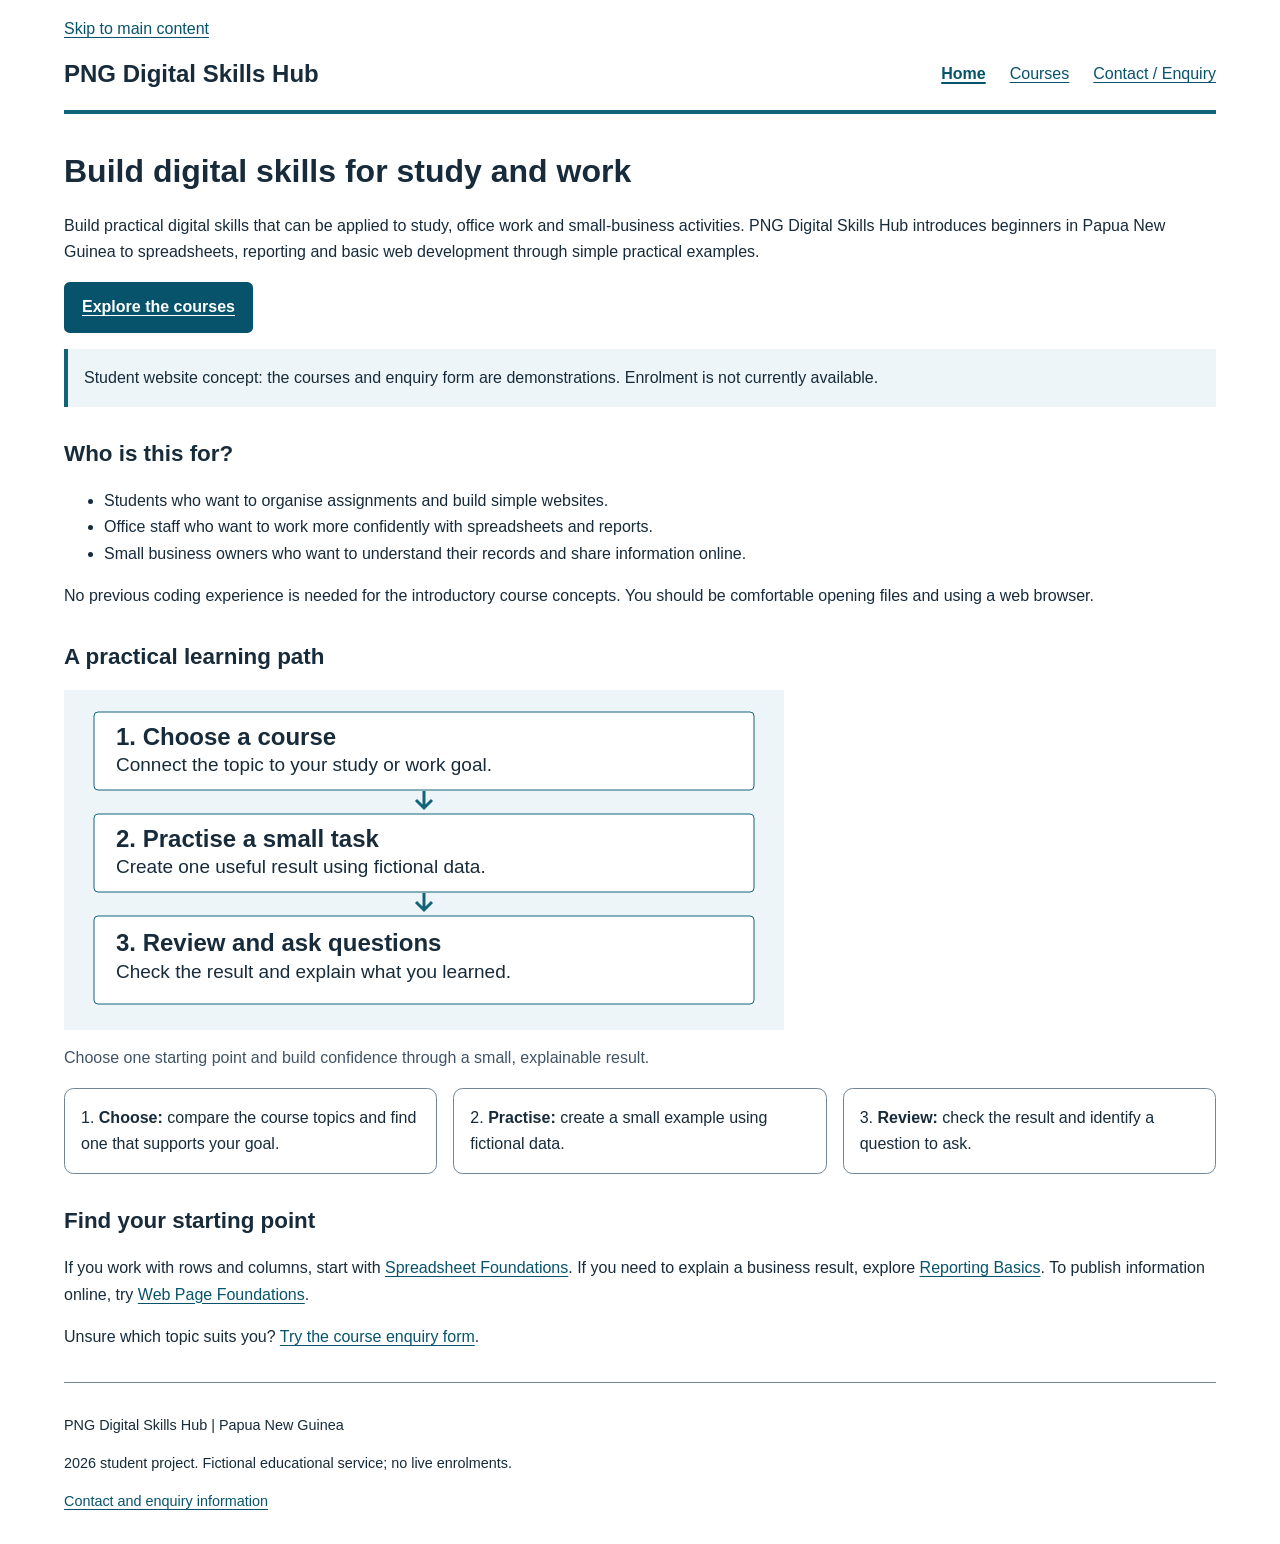
<file: index.html>
<!DOCTYPE html>
<html lang="en">
<head>
    <meta charset="utf-8">
    <meta name="viewport" content="width=device-width, initial-scale=1">
    <meta name="description" content="Explore beginner digital skills in spreadsheets, reporting and web design through a proposed PNG learning service.">
    <title>Home | PNG Digital Skills Hub</title>
    <link rel="stylesheet" href="css/styles.css">
</head>
<body>
    <a class="skip-link" href="#main-content">Skip to main content</a>
    <header>
        <p class="site-name">PNG Digital Skills Hub</p>
        <nav aria-label="Main navigation">
            <ul>
                <li><a href="index.html" aria-current="page">Home</a></li>
                <li><a href="courses.html">Courses</a></li>
                <li><a href="contact.html">Contact / Enquiry</a></li>
            </ul>
        </nav>
    </header>
    <main id="main-content" tabindex="-1">
        <h1>Build digital skills for study and work</h1>
        <p>Build practical digital skills that can be applied to study, office work and small-business activities. PNG Digital Skills Hub introduces beginners in Papua New Guinea to spreadsheets, reporting and basic web development through simple practical examples.</p>
        <p><a class="button" href="courses.html">Explore the courses</a></p>
        <p class="notice">Student website concept: the courses and enquiry form are demonstrations. Enrolment is not currently available.</p>

        <section aria-labelledby="audience-heading">
            <h2 id="audience-heading">Who is this for?</h2>
            <ul>
                <li>Students who want to organise assignments and build simple websites.</li>
                <li>Office staff who want to work more confidently with spreadsheets and reports.</li>
                <li>Small business owners who want to understand their records and share information online.</li>
            </ul>
            <p>No previous coding experience is needed for the introductory course concepts. You should be comfortable opening files and using a web browser.</p>
        </section>

        <section aria-labelledby="path-heading">
            <h2 id="path-heading">A practical learning path</h2>
            <figure>
                <img src="images/learning-path.svg" width="720" height="340" alt="Three learning stages: choose a course, practise a small task, then review the result and ask questions.">
                <figcaption>Choose one starting point and build confidence through a small, explainable result.</figcaption>
            </figure>
            <ol class="learning-steps">
                <li><strong>Choose:</strong> compare the course topics and find one that supports your goal.</li>
                <li><strong>Practise:</strong> create a small example using fictional data.</li>
                <li><strong>Review:</strong> check the result and identify a question to ask.</li>
            </ol>
        </section>

        <section aria-labelledby="start-heading">
            <h2 id="start-heading">Find your starting point</h2>
            <p>If you work with rows and columns, start with <a href="courses.html#spreadsheets">Spreadsheet Foundations</a>. If you need to explain a business result, explore <a href="courses.html#reporting">Reporting Basics</a>. To publish information online, try <a href="courses.html#web-design">Web Page Foundations</a>.</p>
            <p>Unsure which topic suits you? <a href="contact.html#enquiry-form">Try the course enquiry form</a>.</p>
        </section>
    </main>
    <footer>
        <p>PNG Digital Skills Hub | Papua New Guinea</p>
        <p>2026 student project. Fictional educational service; no live enrolments.</p>
        <p><a href="contact.html">Contact and enquiry information</a></p>
    </footer>
</body>
</html>
</file>
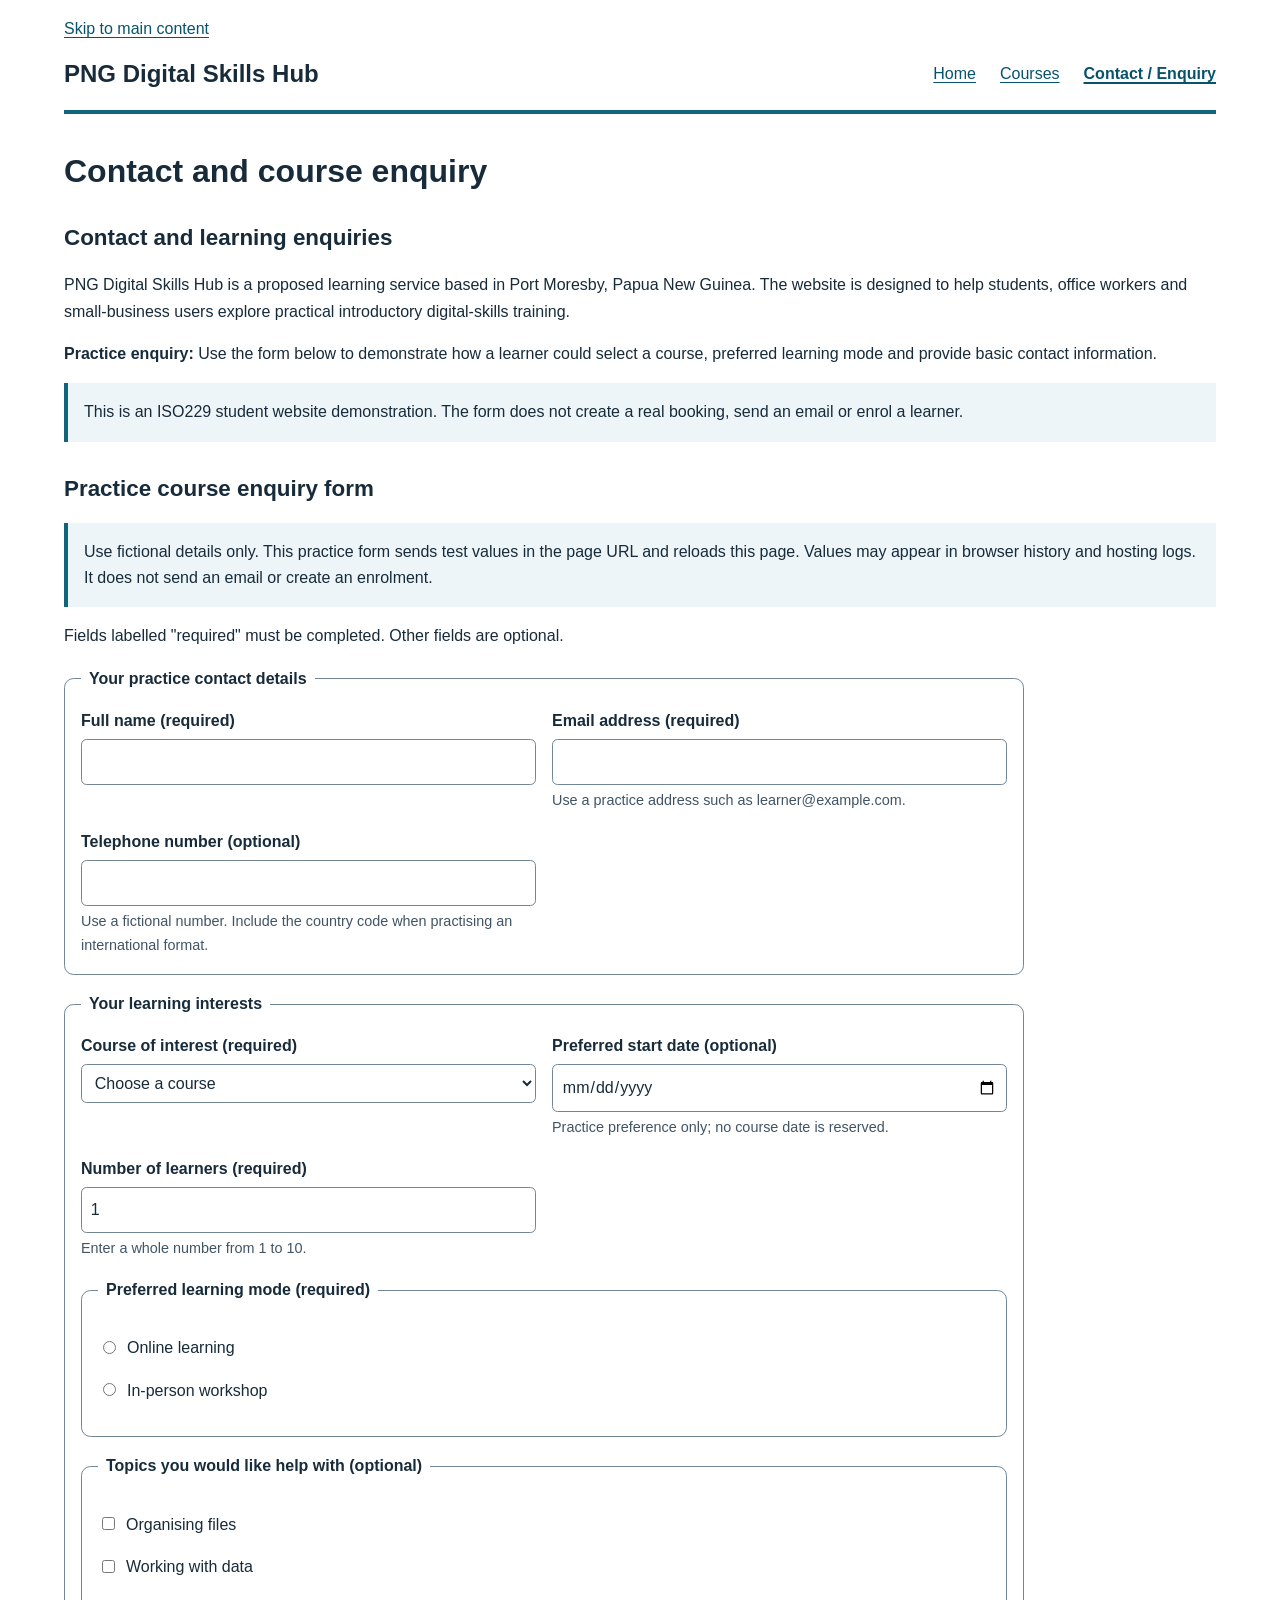
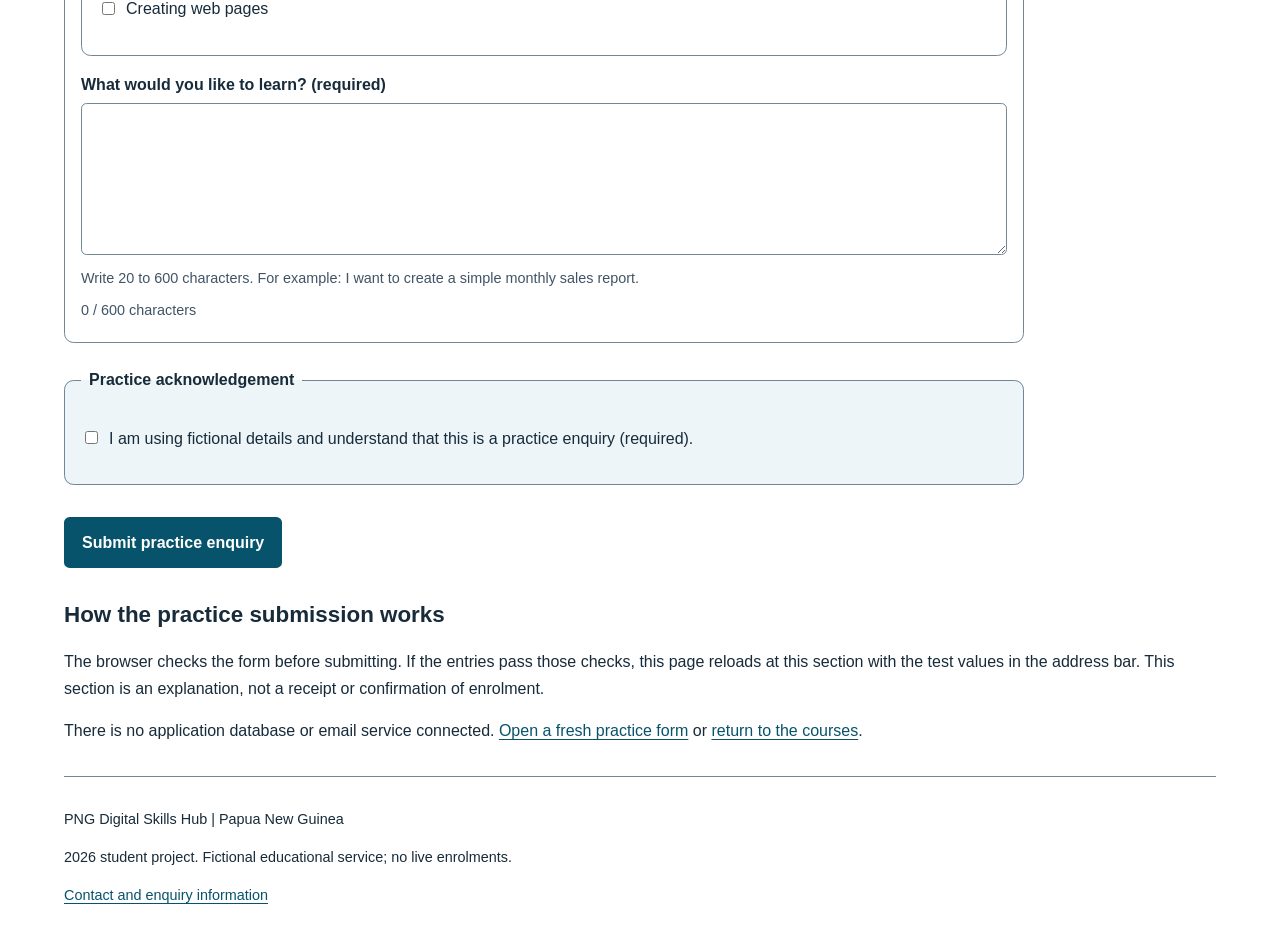
<file: contact.html>
<!DOCTYPE html>
<html lang="en">
<head>
    <meta charset="utf-8">
    <meta name="viewport" content="width=device-width, initial-scale=1">
    <meta name="description" content="Read the proposed service contact information and practise a course enquiry using an accessible HTML form.">
    <title>Contact and Enquiry | PNG Digital Skills Hub</title>
    <link rel="stylesheet" href="css/styles.css">
    <script src="js/contact.js" defer></script>
</head>
<body>
    <a class="skip-link" href="#main-content">Skip to main content</a>
    <header>
        <p class="site-name">PNG Digital Skills Hub</p>
        <nav aria-label="Main navigation">
            <ul>
                <li><a href="index.html">Home</a></li>
                <li><a href="courses.html">Courses</a></li>
                <li><a href="contact.html" aria-current="page">Contact / Enquiry</a></li>
            </ul>
        </nav>
    </header>
    <main id="main-content" tabindex="-1">
        <h1>Contact and course enquiry</h1>
        <section aria-labelledby="contact-heading">
    <h2 id="contact-heading">Contact and learning enquiries</h2>

    <p>
        PNG Digital Skills Hub is a proposed learning service based in
        Port Moresby, Papua New Guinea. The website is designed to help
        students, office workers and small-business users explore practical
        introductory digital-skills training.
    </p>

    <p>
        <strong>Practice enquiry:</strong> Use the form below to demonstrate
        how a learner could select a course, preferred learning mode and
        provide basic contact information.
    </p>

    <p class="notice">
        This is an ISO229 student website demonstration. The form does not
        create a real booking, send an email or enrol a learner.
    </p>
</section>

        <section aria-labelledby="form-heading">
            <h2 id="form-heading">Practice course enquiry form</h2>
            <p id="form-help" class="notice">Use fictional details only. This practice form sends test values in the page URL and reloads this page. Values may appear in browser history and hosting logs. It does not send an email or create an enrolment.</p>
            <p>Fields labelled "required" must be completed. Other fields are optional.</p>
            <!-- GET demonstrates form encoding. A real service needs a secure backend. -->
            <form id="enquiry-form" action="contact.html#practice-result" method="get" aria-describedby="form-help">
                <fieldset class="form-grid">
                     <legend>Your practice contact details</legend>
                    <p>
                        <label for="full-name">Full name (required)</label>
                        <input id="full-name" name="full_name" type="text" autocomplete="name" minlength="2" maxlength="80" required>
                    </p>
                    <p>
                        <label for="email">Email address (required)</label>
                        <input id="email" name="email" type="email" autocomplete="email" maxlength="120" aria-describedby="email-help" required>
                        <small id="email-help">Use a practice address such as learner@example.com.</small>
                    </p>
                    <p>
                        <label for="phone">Telephone number (optional)</label>
                        <input id="phone" name="phone" type="tel" autocomplete="tel" maxlength="25" aria-describedby="phone-help">
                        <small id="phone-help">Use a fictional number. Include the country code when practising an international format.</small>
                    </p>
                </fieldset>
                <fieldset class="form-grid">
                    <legend>Your learning interests</legend>
                    <p>
                        <label for="course">Course of interest (required)</label>
                        <select id="course" name="course" required>
                            <option value="">Choose a course</option>
                            <option value="spreadsheets">Spreadsheet Foundations</option>
                            <option value="reporting">Reporting Basics</option>
                            <option value="web-design">Web Page Foundations</option>
                        </select>
                    </p>
                    <p>
                        <label for="start-date">Preferred start date (optional)</label>
                        <input id="start-date" name="start_date" type="date" aria-describedby="date-help">
                        <small id="date-help">Practice preference only; no course date is reserved.</small>
                    </p>
                    <p>
                        <label for="learners">Number of learners (required)</label>
                        <input id="learners" name="learners" type="number" min="1" max="10" step="1" value="1" aria-describedby="learners-help" required>
                        <small id="learners-help">Enter a whole number from 1 to 10.</small>
                    </p>
                    <fieldset class="form-group-wide">
                        <legend>Preferred learning mode (required)</legend>
                        <p class="choice"><input id="mode-online" name="learning_mode" type="radio" value="online" required> <label for="mode-online">Online learning</label></p>
                        <p class="choice"><input id="mode-workshop" name="learning_mode" type="radio" value="workshop" required> <label for="mode-workshop">In-person workshop</label></p>
                    </fieldset>
                    <fieldset class="form-group-wide">
                            <legend>Topics you would like help with (optional)</legend>
                        <p class="choice"><input id="topic-files" name="topics" type="checkbox" value="files"> <label for="topic-files">Organising files</label></p>
                        <p class="choice"><input id="topic-data" name="topics" type="checkbox" value="data"> <label for="topic-data">Working with data</label></p>
                        <p class="choice"><input id="topic-web" name="topics" type="checkbox" value="web"> <label for="topic-web">Creating web pages</label></p>
                    </fieldset>
                    <p class="form-group-wide">
                        <label for="message">What would you like to learn? (required)</label>
<textarea
    id="message"
    name="message"
    rows="5"
    minlength="20"
    maxlength="600"
    aria-describedby="message-help message-count message-feedback"
    required></textarea>

<small id="message-help">
    Write 20 to 600 characters. For example:
    I want to create a simple monthly sales report.
</small>

<small id="message-count" class="message-counter">
    0 / 600 characters
</small>

<small id="message-feedback"
       class="message-feedback"
       aria-live="polite"></small>
                    </p>
                </fieldset>
                <fieldset class="acknowledgement">
                    <legend>Practice acknowledgement</legend>
                    <p class="choice"><input id="practice-only" name="practice_only" type="checkbox" value="yes" required> <label for="practice-only">I am using fictional details and understand that this is a practice enquiry (required).</label></p>
                </fieldset>
                <button type="submit">Submit practice enquiry</button>
            </form>
        </section>

        <section id="practice-result" aria-labelledby="result-heading">
            <h2 id="result-heading">How the practice submission works</h2>
            <p>The browser checks the form before submitting. If the entries pass those checks, this page reloads at this section with the test values in the address bar. This section is an explanation, not a receipt or confirmation of enrolment.</p>
            <p>There is no application database or email service connected. <a href="contact.html#enquiry-form">Open a fresh practice form</a> or <a href="courses.html">return to the courses</a>.</p>
        </section>
    </main>
    <footer>
        <p>PNG Digital Skills Hub | Papua New Guinea</p>
        <p>2026 student project. Fictional educational service; no live enrolments.</p>
        <p><a href="contact.html">Contact and enquiry information</a></p>
    </footer>
</body>
</html>
</file>
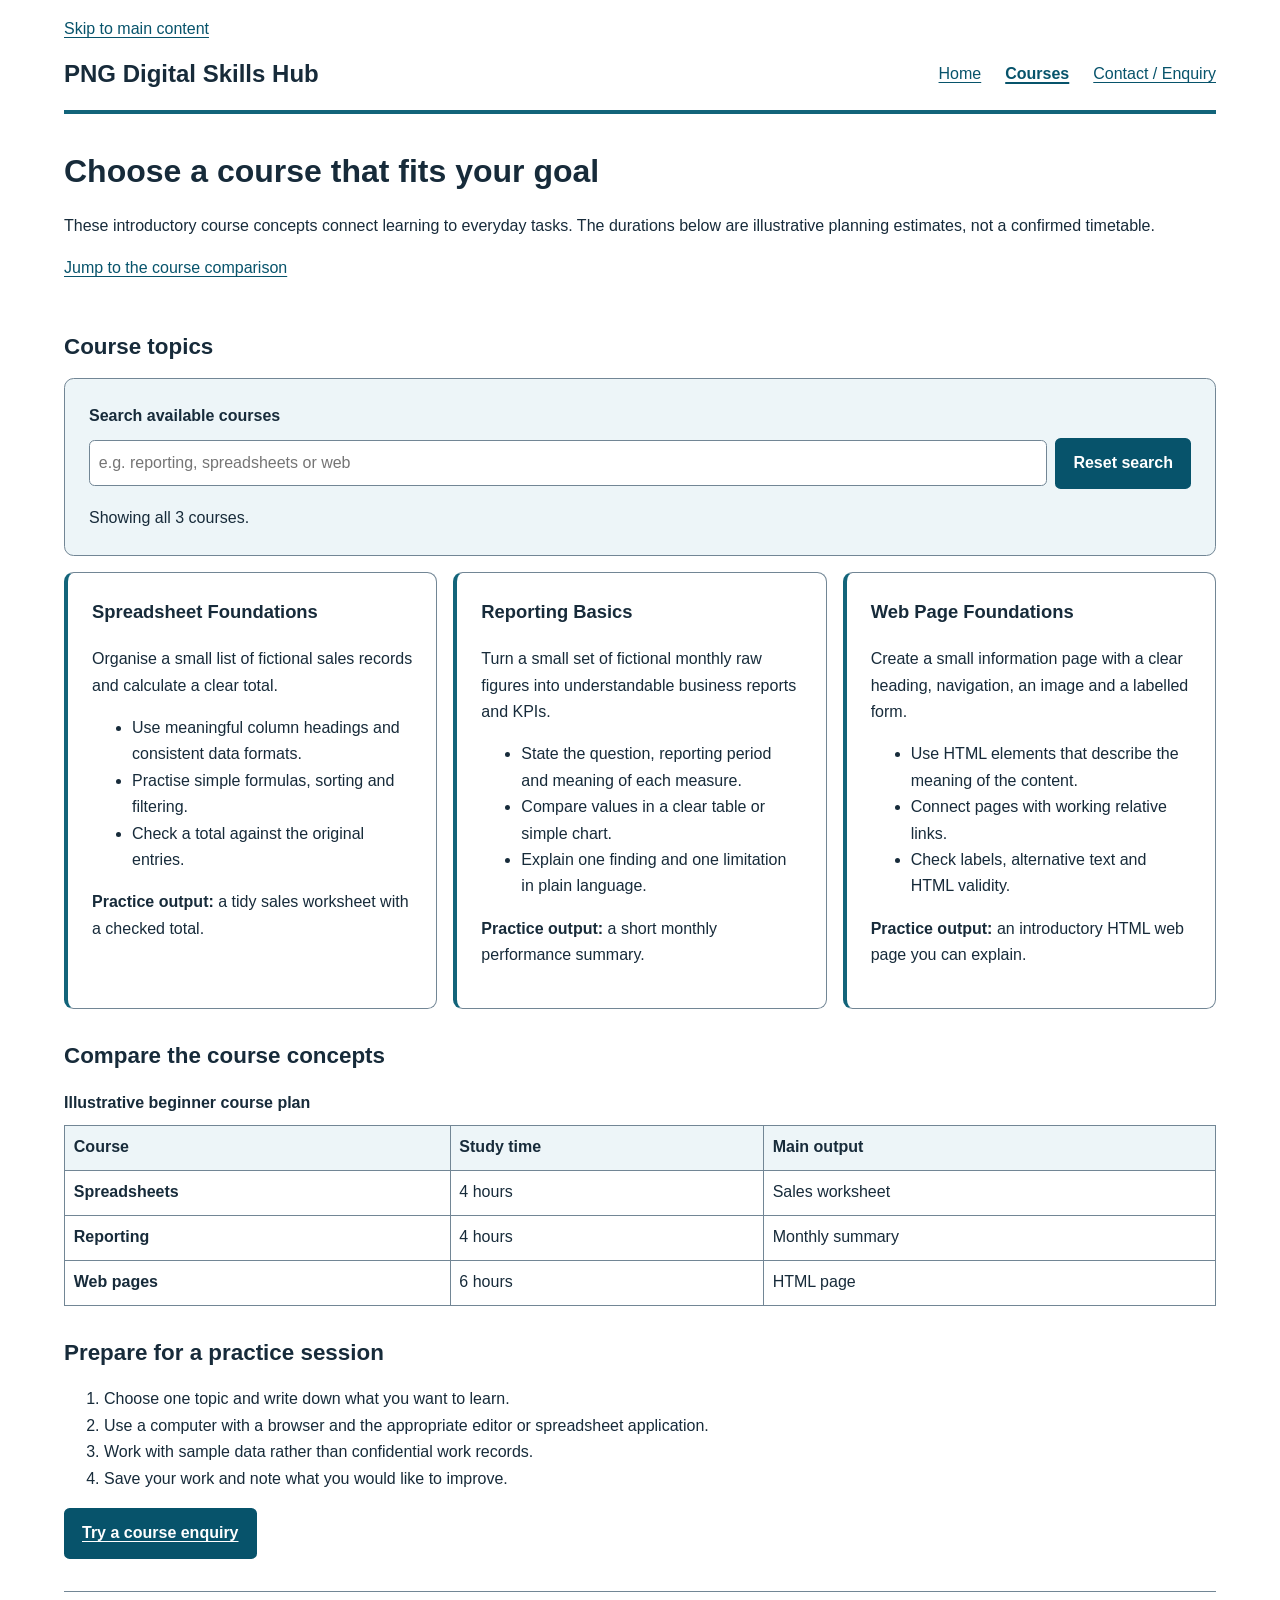
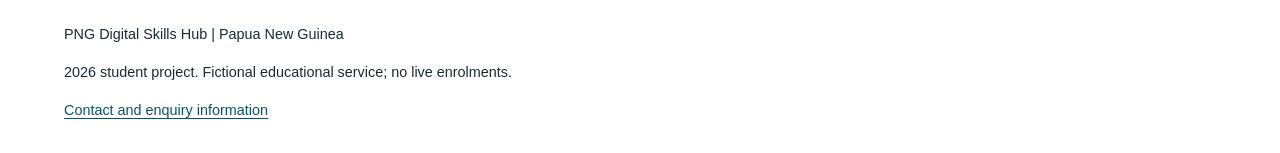
<file: courses.html>
<!DOCTYPE html>
<html lang="en">
<head>
    <meta charset="utf-8">
    <meta name="viewport" content="width=device-width, initial-scale=1">
    <meta name="description" content="Compare three beginner course concepts covering spreadsheets, reporting and HTML web pages.">
    <title>Courses | PNG Digital Skills Hub</title>
    <link rel="stylesheet" href="css/styles.css">
    <script src="js/courses.js" defer></script>
</head>
<body>
    <a class="skip-link" href="#main-content">Skip to main content</a>
    <header>
        <p class="site-name">PNG Digital Skills Hub</p>
        <nav aria-label="Main navigation">
            <ul>
                <li><a href="index.html">Home</a></li>
                <li><a href="courses.html" aria-current="page">Courses</a></li>
                <li><a href="contact.html">Contact / Enquiry</a></li>
            </ul>
        </nav>
    </header>
    <main id="main-content" tabindex="-1">
        <h1>Choose a course that fits your goal</h1>
        <p>These introductory course concepts connect learning to everyday tasks. The durations below are illustrative planning estimates, not a confirmed timetable.</p>
        <p><a href="#course-comparison">Jump to the course comparison</a></p>

        <section class="course-topics" aria-labelledby="topics-heading">
            <h2 id="topics-heading">Course topics</h2>
            <!-- A4: Interactive course search -->
<div class="course-filter" id="course-filter" hidden>
    <label for="course-search">Search available courses</label>

    <div class="course-filter-controls">
        <input
            type="search"
            id="course-search"
            placeholder="e.g. reporting, spreadsheets or web"
            autocomplete="off"
        >

        <button type="button" id="reset-course-search">
            Reset search
        </button>
    </div>

    <p id="course-search-status" role="status">
        Showing all courses.
    </p>
</div>
            <!-- Each article makes sense as a separate course description. -->
            <article id="spreadsheets">
                <h3>Spreadsheet Foundations</h3>
                <p>Organise a small list of fictional sales records and calculate a clear total.</p>
                <ul>
                    <li>Use meaningful column headings and consistent data formats.</li>
                    <li>Practise simple formulas, sorting and filtering.</li>
                    <li>Check a total against the original entries.</li>
                </ul>
                <p><strong>Practice output:</strong> a tidy sales worksheet with a checked total.</p>
            </article>
            <article id="reporting">
                <h3>Reporting Basics</h3>
                <p>Turn a small set of fictional monthly raw figures into understandable business reports and KPIs.</p>
                <ul>
                    <li>State the question, reporting period and meaning of each measure.</li>
                    <li>Compare values in a clear table or simple chart.</li>
                    <li>Explain one finding and one limitation in plain language.</li>
                </ul>
                <p><strong>Practice output:</strong> a short monthly performance summary.</p>
            </article>
            <article id="web-design">
                <h3>Web Page Foundations</h3>
                <p>Create a small information page with a clear heading, navigation, an image and a labelled form.</p>
                <ul>
                    <li>Use HTML elements that describe the meaning of the content.</li>
                    <li>Connect pages with working relative links.</li>
                    <li>Check labels, alternative text and HTML validity.</li>
                </ul>
                <p><strong>Practice output:</strong> an introductory HTML web page you can explain.</p>
            </article>
        </section>

        <section id="course-comparison" aria-labelledby="comparison-heading">
            <h2 id="comparison-heading">Compare the course concepts</h2>
           <div class="table-wrapper">
    <table>
        <caption>Illustrative beginner course plan</caption>
        <thead>
            <tr>
                <th scope="col">Course</th>
                <th scope="col">Study time</th>
                <th scope="col">Main output</th>
            </tr>
        </thead>
        <tbody>
            <tr>
                <th scope="row">Spreadsheets</th>
                <td>4 hours</td>
                <td>Sales worksheet</td>
            </tr>
            <tr>
                <th scope="row">Reporting</th>
                <td>4 hours</td>
                <td>Monthly summary</td>
            </tr>
            <tr>
                <th scope="row">Web pages</th>
                <td>6 hours</td>
                <td>HTML page</td>
            </tr>
        </tbody>
    </table>
</div>
        </section>

        <section aria-labelledby="prepare-heading">
            <h2 id="prepare-heading">Prepare for a practice session</h2>
            <ol>
                <li>Choose one topic and write down what you want to learn.</li>
                <li>Use a computer with a browser and the appropriate editor or spreadsheet application.</li>
                <li>Work with sample data rather than confidential work records.</li>
                <li>Save your work and note what you would like to improve.</li>
            </ol>
            <p><a class="button" href="contact.html#enquiry-form">Try a course enquiry</a></p>
        </section>
    </main>
    <footer>
        <p>PNG Digital Skills Hub | Papua New Guinea</p>
        <p>2026 student project. Fictional educational service; no live enrolments.</p>
        <p><a href="contact.html">Contact and enquiry information</a></p>
    </footer>
</body>
</html>
</file>
<file: css/styles.css>
/* =========================================
   A3: Responsive CSS3 design
   ========================================= */

/* Reusable design values */
:root {
    --color-primary: #12647a;
    --color-primary-dark: #07536b;
    --color-primary-hover: #123f50;

    --color-text: #172b3a;
    --color-muted: #405465;
    --color-border: #728695;

    --color-surface: #ffffff;
    --color-surface-soft: #edf5f8;

    --color-focus: #9b4a00;

    --space-xs: 0.25rem;
    --space-sm: 0.5rem;
    --space-md: 1rem;
    --space-lg: 1.5rem;
    --space-xl: 2rem;

    --radius-sm: 0.35rem;
    --radius-md: 0.6rem;

    --content-width: 72rem;
}

* {
    box-sizing: border-box;
}

html {
    scroll-behavior: smooth;
}

body {
    width: 92%;
    max-width: var(--content-width);
    margin: 0 auto;
    padding: var(--space-md) 0;
    font-family: Arial, Helvetica, sans-serif;
    font-size: 1rem;
    line-height: 1.65;
    color: var(--color-text);
    background-color: var(--color-surface);
}
header {
    border-bottom: 4px solid var(--color-primary);
    padding-bottom: var(--space-md);
}
.site-name {
    margin: 0 0 var(--space-sm);
    font-size: 1.5rem;
    font-weight: bold;
}
nav ul {
    display: flex;
    flex-wrap: wrap;
    gap: var(--space-sm) var(--space-lg);

    list-style: none;
    margin: 0;
    padding: 0;
}

nav li {
    margin: 0;
}
a {
    color: var(--color-primary-dark);
    text-underline-offset: 0.18rem;
}
a:hover { text-decoration-thickness: 0.15em; }
a[aria-current="page"] { font-weight: bold; text-decoration-thickness: 0.15em; }
a:focus, button:focus, input:focus, select:focus, textarea:focus {
    outline: 3px solid #9b4a00;
    outline-offset: 3px;
}
.skip-link { display: inline-block; margin-bottom: 0.75rem; }
main { padding-top: 1rem; }
h1 { font-size: 2rem; line-height: 1.25; }
h2 { font-size: 1.4rem; line-height: 1.35; }
h3 { font-size: 1.15rem; }
section { margin: 2rem 0; }
article { margin: 1.5rem 0; border-left: 3px solid #12647a; padding-left: 1rem; }
figure { margin: 1rem 0; }
img { max-width: 100%; height: auto; }
figcaption,
small {
    color: var(--color-muted);
}
figcaption { margin-top: 0.4rem; }
.notice {
    background-color: var(--color-surface-soft);
    border-left: 4px solid var(--color-primary);
    padding: var(--space-md);
}
table { width: 100%; border-collapse: collapse; }
caption { text-align: left; font-weight: bold; margin-bottom: 0.5rem; }
th, td { border: 1px solid #728695; text-align: left; padding: 0.55rem; }
thead { background-color: #edf5f8; }
fieldset { border: 1px solid #728695; margin: 1rem 0; padding: 1rem; min-width: 0; }
legend { font-weight: bold; padding: 0 0.3rem; }
label { display: block; font-weight: bold; margin-bottom: 0.3rem; }
input, select, textarea {
    font: inherit;
    width: 100%;
    padding: 0.55rem;
    border: 1px solid #728695;
    background-color: #ffffff;
    color: #172b3a;
}
textarea { resize: vertical; }
small { display: block; font-size: 0.9rem; margin-top: 0.25rem; }
.choice input { width: auto; }
.choice label { display: inline; font-weight: normal; }
button,
.button {
    display: inline-block;
    padding: 0.65rem 1rem;
    border: 2px solid var(--color-primary-dark);
    border-radius: var(--radius-sm);

    font: inherit;
    font-weight: bold;

    color: #ffffff;
    background-color: var(--color-primary-dark);
    cursor: pointer;
}

button:hover,
.button:hover {
    background-color: var(--color-primary-hover);
}

/* Form submit button spacing */
form > button {
    margin-top: var(--space-md);
}

footer { margin-top: 2rem; padding-top: 1rem; border-top: 1px solid #728695; font-size: 0.9rem; }
/* =========================================
   Larger-screen enhancement
   ========================================= */
   /* Learning path cards */
.learning-steps {
    display: grid;
    grid-template-columns: 1fr;
    gap: var(--space-md);

    padding: 0;
    list-style-position: inside;
}

.learning-steps li {
    padding: var(--space-md);
    border: 1px solid var(--color-border);
    border-radius: var(--radius-md);
    background-color: var(--color-surface);
}

/* Course topic cards */
.course-topics {
    display: grid;
    grid-template-columns: 1fr;
    gap: var(--space-md);
}

.course-topics > h2 {
    margin-bottom: 0;
}

.course-topics article {
    margin: 0;
    padding: var(--space-lg);
    border: 1px solid var(--color-border);
    border-left: 4px solid var(--color-primary);
    border-radius: var(--radius-md);
    background-color: var(--color-surface);
}

.course-topics article h3 {
    margin-top: 0;
}

/* Responsive form layout */
form {
    max-width: 60rem;
}

.form-grid {
    display: grid;
    grid-template-columns: 1fr;
    gap: var(--space-md);
}

.form-grid > p,
.form-grid > fieldset {
    margin: 0;
}

.form-group-wide {
    grid-column: 1 / -1;
}

fieldset {
    border-color: var(--color-border);
    border-radius: var(--radius-md);
}

legend {
    padding: 0 var(--space-sm);
}

input,
select,
textarea {
    border-radius: var(--radius-sm);
}

textarea {
    min-height: 8rem;
}

.choice {
    display: flex;
    align-items: flex-start;
    gap: var(--space-sm);
}

.choice input {
    flex: 0 0 auto;
    margin-top: 0.35rem;
}

.choice label {
    margin: 0;
}

.acknowledgement {
    margin-top: var(--space-lg);
    background-color: var(--color-surface-soft);
}

/* =========================================
   A4: Interactive course search
   ========================================= */

.course-filter {
    grid-column: 1 / -1;
    padding: var(--space-lg);
    border: 1px solid var(--color-border);
    border-radius: var(--radius-md);
    background-color: var(--color-surface-soft);
}

.course-filter label {
    display: block;
    font-weight: bold;
    margin-bottom: var(--space-sm);
}

.course-filter-controls {
    display: grid;
    grid-template-columns: 1fr;
    gap: var(--space-sm);
}

.course-filter-controls input {
    width: 100%;
    min-width: 0;
}

.course-filter-controls button {
    width: 100%;
}

#course-search-status {
    margin: var(--space-md) 0 0;
}

/* A4: JavaScript form feedback */

.message-counter {
    color: var(--color-muted);
    margin-top: var(--space-sm);
}

.message-feedback:not(:empty) {
    color: #9b1c1c;
    font-weight: bold;
    margin-top: var(--space-sm);
}

@media (max-width: 30rem) {
    form > button {
        width: 100%;
    }
}

/* Larger-screen enhancement */
@media (min-width: 48rem) {

    .course-filter-controls {
    grid-template-columns: minmax(0, 1fr) auto;
    align-items: center;
}

.course-filter-controls button {
    width: auto;
}

    header {
        display: flex;
        justify-content: space-between;
        align-items: center;
        gap: var(--space-xl);
    }

    .site-name {
        margin-bottom: 0;
    }

    .learning-steps {
    grid-template-columns: repeat(3, 1fr);
}

.course-topics {
    grid-template-columns: repeat(2, 1fr);
}

.course-topics > h2 {
    grid-column: 1 / -1;
}

.form-grid {
    grid-template-columns: repeat(2, 1fr);
}

@media (min-width: 64rem) {

    .course-topics {
        grid-template-columns: repeat(3, 1fr);
    }

}

.table-wrapper {
    max-width: 100%;
    overflow-x: auto;
}

}
</file>
